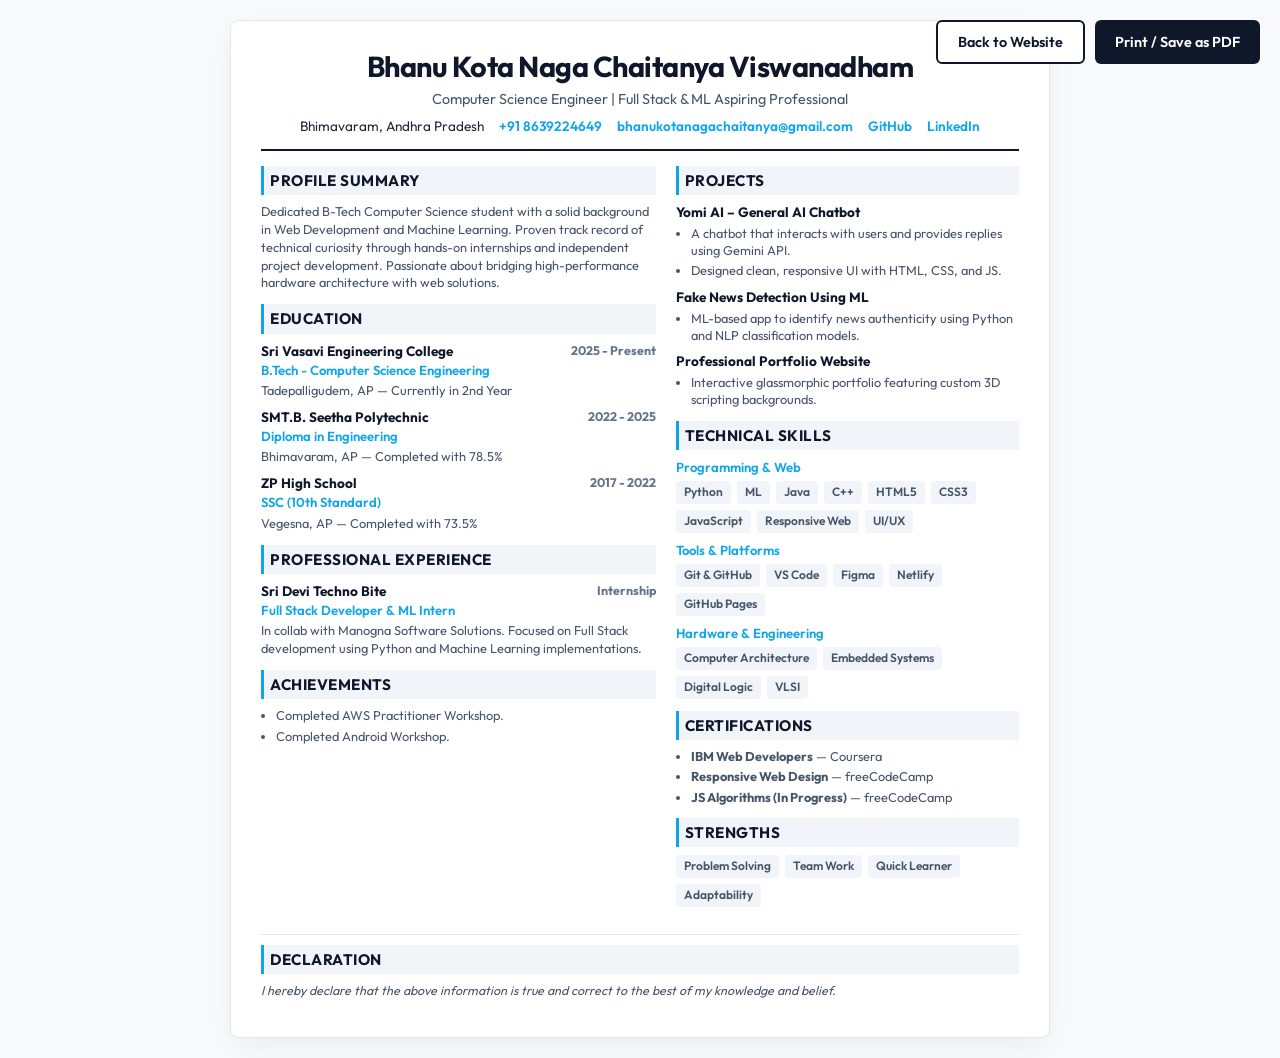
<file: resume.html>
<!DOCTYPE html>
<html lang="en">
<head>
    <meta charset="UTF-8">
    <meta name="viewport" content="width=device-width, initial-scale=1.0">
    <title>Resume - Bhanu Kota Naga Chaitanya Viswanadham</title>
    <link href="https://fonts.googleapis.com/css2?family=Outfit:wght@300;400;600;700&display=swap" rel="stylesheet">
    <style>
        :root {
            --primary: #0f172a;
            --secondary: #475569;
            --accent: #0ea5e9;
            --text-dark: #1e293b;
            --text-light: #64748b;
            --border: #e2e8f0;
        }

        @media print {
            .no-print { display: none !important; }
            body { padding: 0 !important; margin: 0 !important; font-size: 9pt !important; background: white !important; }
            .resume-container { border: none !important; box-shadow: none !important; max-width: 100% !important; padding: 0 !important; }
            a { text-decoration: none !important; color: black !important; }
        }

        * { margin: 0; padding: 0; box-sizing: border-box; }

        body {
            font-family: 'Outfit', sans-serif;
            background-color: #f8fafc;
            color: var(--text-dark);
            line-height: 1.4;
            padding: 20px;
        }

        .resume-container {
            max-width: 820px;
            margin: 0 auto;
            background: white;
            padding: 25px 30px;
            border: 1px solid var(--border);
            box-shadow: 0 10px 30px rgba(0,0,0,0.05);
            border-radius: 8px;
        }

        header {
            text-align: center;
            border-bottom: 2px solid var(--primary);
            padding-bottom: 12px;
            margin-bottom: 15px;
        }

        header h1 {
            font-size: 1.8rem;
            color: var(--primary);
            margin-bottom: 3px;
            letter-spacing: -0.5px;
        }

        header p {
            color: var(--secondary);
            font-size: 0.9rem;
        }

        .contact-info {
            display: flex;
            justify-content: center;
            gap: 15px;
            margin-top: 8px;
            font-size: 0.85rem;
            flex-wrap: wrap;
        }

        .contact-info a {
            color: var(--accent);
            text-decoration: none;
            font-weight: 600;
        }

        section {
            margin-bottom: 12px;
        }

        section h2 {
            font-size: 0.95rem;
            color: var(--primary);
            text-transform: uppercase;
            letter-spacing: 0.5px;
            border-left: 3px solid var(--accent);
            padding-left: 8px;
            margin-bottom: 8px;
            background: #f1f5f9;
            padding: 4px 6px;
        }

        .main-grid {
            display: grid;
            grid-template-columns: 1.15fr 1fr;
            gap: 20px;
        }

        .item {
            margin-bottom: 8px;
        }

        .item-header {
            display: flex;
            justify-content: space-between;
            font-weight: 700;
            color: var(--primary);
            font-size: 0.85rem;
        }

        .item-subheader {
            color: var(--accent);
            font-weight: 600;
            font-size: 0.82rem;
        }

        .item-date {
            color: var(--text-light);
            font-size: 0.78rem;
        }

        .item-desc {
            margin-top: 3px;
            color: var(--secondary);
            font-size: 0.8rem;
            line-height: 1.4;
        }

        .skills-list {
            list-style: none;
            display: flex;
            flex-wrap: wrap;
            gap: 6px;
        }

        .skills-list li {
            background: #f1f5f9;
            padding: 3px 8px;
            border-radius: 4px;
            font-size: 0.75rem;
            font-weight: 600;
            color: var(--secondary);
        }

        .bullet-list {
            list-style-type: disc;
            margin-left: 15px;
            color: var(--secondary);
            font-size: 0.8rem;
            line-height: 1.35;
        }

        .bullet-list li {
            margin-bottom: 3px;
        }

        .button-bar {
            position: fixed;
            top: 20px;
            right: 20px;
            z-index: 100;
            display: flex;
            gap: 10px;
        }

        .btn {
            padding: 10px 20px;
            background: var(--primary);
            color: white;
            border: none;
            border-radius: 6px;
            cursor: pointer;
            font-family: inherit;
            font-weight: 600;
            transition: 0.2s;
            text-decoration: none;
            font-size: 0.9rem;
        }

        .btn:hover {
            opacity: 0.9;
            transform: translateY(-2px);
        }

        .btn-outline {
            background: white;
            color: var(--primary);
            border: 2px solid var(--primary);
        }

        @media (max-width: 600px) {
            .resume-container { padding: 25px; }
            .item-header { flex-direction: column; }
            .item-date { margin-top: 2px; }
            .main-grid { grid-template-columns: 1fr; }
        }
    </style>
</head>
<body>

    <div class="button-bar no-print">
        <a href="index.html" class="btn btn-outline">Back to Website</a>
        <button onclick="window.print()" class="btn">Print / Save as PDF</button>
    </div>

    <div class="resume-container">
        <header>
            <h1>Bhanu Kota Naga Chaitanya Viswanadham</h1>
            <p>Computer Science Engineer | Full Stack & ML Aspiring Professional</p>
            <div class="contact-info">
                <span>Bhimavaram, Andhra Pradesh</span>
                <a href="tel:+918639224649">+91 8639224649</a>
                <a href="mailto:bhanukotanagachaitanya@gmail.com">bhanukotanagachaitanya@gmail.com</a>
                <a href="https://github.com/bhanukotanagachaitanya">GitHub</a>
                <a href="https://linkedin.com/in/bhanu-kota-naga-chaitanya-viswanadham/">LinkedIn</a>
            </div>
        </header>

        <div class="main-grid">
            <div class="left-col">
                <section>
                    <h2>Profile Summary</h2>
                    <p class="item-desc">
                        Dedicated B-Tech Computer Science student with a solid background in Web Development and Machine Learning. 
                        Proven track record of technical curiosity through hands-on internships and independent project development. 
                        Passionate about bridging high-performance hardware architecture with web solutions.
                    </p>
                </section>

                <section>
                    <h2>Education</h2>
                    <div class="item">
                        <div class="item-header">
                            <span>Sri Vasavi Engineering College</span>
                            <span class="item-date">2025 - Present</span>
                        </div>
                        <div class="item-subheader">B.Tech - Computer Science Engineering</div>
                        <div class="item-desc">Tadepalligudem, AP — Currently in 2nd Year</div>
                    </div>

                    <div class="item">
                        <div class="item-header">
                            <span>SMT.B. Seetha Polytechnic</span>
                            <span class="item-date">2022 - 2025</span>
                        </div>
                        <div class="item-subheader">Diploma in Engineering</div>
                        <div class="item-desc">Bhimavaram, AP — Completed with 78.5%</div>
                    </div>

                    <div class="item">
                        <div class="item-header">
                            <span>ZP High School</span>
                            <span class="item-date">2017 - 2022</span>
                        </div>
                        <div class="item-subheader">SSC (10th Standard)</div>
                        <div class="item-desc">Vegesna, AP — Completed with 73.5%</div>
                    </div>
                </section>

                <section>
                    <h2>Professional Experience</h2>
                    <div class="item">
                        <div class="item-header">
                            <span>Sri Devi Techno Bite</span>
                            <span class="item-date">Internship</span>
                        </div>
                        <div class="item-subheader">Full Stack Developer & ML Intern</div>
                        <div class="item-desc">In collab with Manogna Software Solutions. Focused on Full Stack development using Python and Machine Learning implementations.</div>
                    </div>
                </section>

                <section>
                    <h2>Achievements</h2>
                    <ul class="bullet-list" style="margin-top: 5px;">
                        <li>Completed AWS Practitioner Workshop.</li>
                        <li>Completed Android Workshop.</li>
                    </ul>
                </section>
            </div>

            <div class="right-col">
                <section>
                    <h2>Projects</h2>
                    <div class="item">
                        <div class="item-header">
                            <span>Yomi AI – General AI Chatbot</span>
                        </div>
                        <div class="item-desc">
                            <ul class="bullet-list" style="margin-top: 3px;">
                                <li>A chatbot that interacts with users and provides replies using Gemini API.</li>
                                <li>Designed clean, responsive UI with HTML, CSS, and JS.</li>
                            </ul>
                        </div>
                    </div>

                    <div class="item">
                        <div class="item-header">
                            <span>Fake News Detection Using ML</span>
                        </div>
                        <div class="item-desc">
                            <ul class="bullet-list" style="margin-top: 3px;">
                                <li>ML-based app to identify news authenticity using Python and NLP classification models.</li>
                            </ul>
                        </div>
                    </div>

                    <div class="item">
                        <div class="item-header">
                            <span>Professional Portfolio Website</span>
                        </div>
                        <div class="item-desc">
                            <ul class="bullet-list" style="margin-top: 3px;">
                                <li>Interactive glassmorphic portfolio featuring custom 3D scripting backgrounds.</li>
                            </ul>
                        </div>
                    </div>
                </section>

                <section>
                    <h2>Technical Skills</h2>
                    <div class="item">
                        <div class="item-subheader">Programming & Web</div>
                        <ul class="skills-list" style="margin-top: 5px;">
                            <li>Python</li><li>ML</li><li>Java</li><li>C++</li><li>HTML5</li><li>CSS3</li><li>JavaScript</li><li>Responsive Web</li><li>UI/UX</li>
                        </ul>
                    </div>
                    <div class="item" style="margin-top: 6px;">
                        <div class="item-subheader">Tools & Platforms</div>
                        <ul class="skills-list" style="margin-top: 5px;">
                            <li>Git & GitHub</li><li>VS Code</li><li>Figma</li><li>Netlify</li><li>GitHub Pages</li>
                        </ul>
                    </div>
                    <div class="item" style="margin-top: 6px;">
                        <div class="item-subheader">Hardware & Engineering</div>
                        <ul class="skills-list" style="margin-top: 5px;">
                            <li>Computer Architecture</li><li>Embedded Systems</li><li>Digital Logic</li><li>VLSI</li>
                        </ul>
                    </div>
                </section>

                <section>
                    <h2>Certifications</h2>
                    <ul class="bullet-list" style="margin-top: 5px;">
                        <li><strong>IBM Web Developers</strong> — Coursera</li>
                        <li><strong>Responsive Web Design</strong> — freeCodeCamp</li>
                        <li><strong>JS Algorithms (In Progress)</strong> — freeCodeCamp</li>
                    </ul>
                </section>

                <section>
                    <h2>Strengths</h2>
                    <ul class="skills-list" style="margin-top: 5px;">
                        <li>Problem Solving</li><li>Team Work</li><li>Quick Learner</li><li>Adaptability</li>
                    </ul>
                </section>
            </div>
        </div>

        <section style="margin-top: 15px; border-top: 1px solid var(--border); padding-top: 10px;">
            <h2>Declaration</h2>
            <p class="item-desc" style="font-style: italic; font-size: 0.78rem; line-height: 1.4;">
                I hereby declare that the above information is true and correct to the best of my knowledge and belief.
            </p>
        </section>
    </div>

</body>
</html>
</file>
